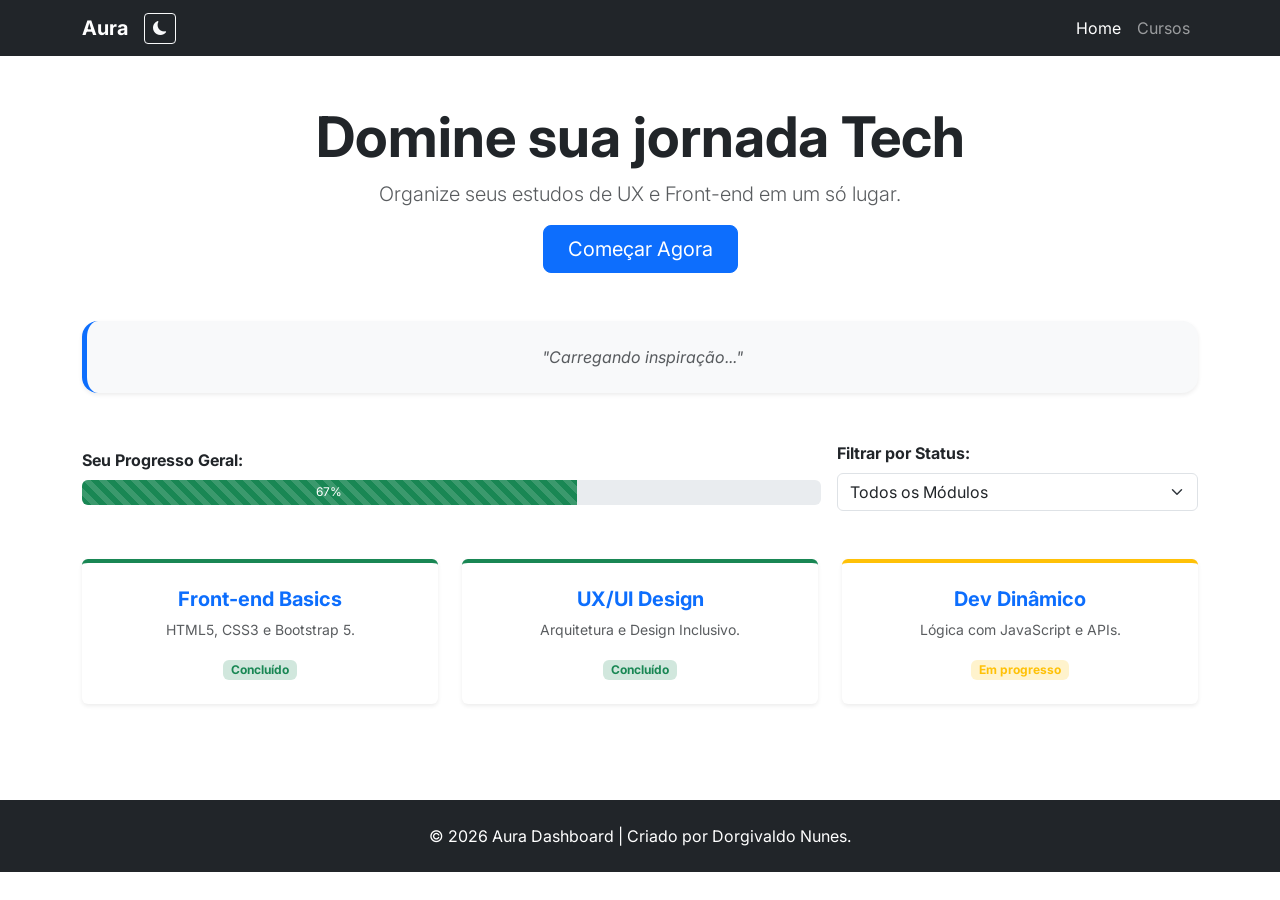
<file: index.html>
<!DOCTYPE html>
<html lang="pt-br">
<head>
    <meta charset="UTF-8">
    <meta name="viewport" content="width=device-width, initial-scale=1.0">
    <title>Aura | Minha Dashboard de Estudos</title>
    <link href="https://cdn.jsdelivr.net/npm/bootstrap@5.3.0/dist/css/bootstrap.min.css" rel="stylesheet">
    <link href="https://fonts.googleapis.com/css2?family=Inter:wght@400;700&display=swap" rel="stylesheet">
    <link rel="stylesheet" href="https://cdn.jsdelivr.net/npm/bootstrap-icons@1.11.1/font/bootstrap-icons.css">
    <link rel="stylesheet" href="assets/css/style.css">
</head>
<body>
    <nav class="navbar navbar-expand-lg navbar-dark bg-dark">
        <div class="container">
            <a class="navbar-brand fw-bold" href="#">Aura</a>
            <div class="ms-auto d-flex align-items-center">
                <button id="dark-mode-toggle" class="btn btn-outline-light btn-sm me-3" aria-label="Alternar modo escuro">
                    <i class="bi bi-moon-fill"></i>
                </button>
                <button class="navbar-toggler" type="button" data-bs-toggle="collapse" data-bs-target="#navbarNav">
                    <span class="navbar-toggler-icon"></span>
                </button>
            </div>
            <div class="collapse navbar-collapse" id="navbarNav">
                <ul class="navbar-nav ms-auto">
                    <li class="nav-item"><a class="nav-link active" href="#">Home</a></li>
                    <li class="nav-item"><a class="nav-link" href="#">Cursos</a></li>
                </ul>
            </div>
        </div>
    </nav>

    <main class="py-5">
        <section class="container text-center mb-5">
            <h1 class="display-4 fw-bold">Domine sua jornada Tech</h1>
            <p class="lead text-muted">Organize seus estudos de UX e Front-end em um só lugar.</p>
            <button id="btnComeçar" class="btn btn-primary btn-lg px-4" data-bs-toggle="modal" data-bs-target="#modalNome">Começar Agora</button>
        </section>

        <section class="container mb-5">
            <div class="p-4 bg-light rounded-4 border-start border-primary border-5 shadow-sm text-center">
                <p id="frase-api" class="fst-italic text-muted mb-0">"Carregando inspiração..."</p>
            </div>
        </section>

        <section class="container mb-5">
            <div class="row g-3 align-items-center">
                <div class="col-md-8">
                    <label class="fw-bold mb-2">Seu Progresso Geral:</label>
                    <div class="progress" style="height: 25px;">
                        <div id="barra-progresso" class="progress-bar progress-bar-striped progress-bar-animated bg-success" role="progressbar" style="width: 0%">0%</div>
                    </div>
                </div>
                <div class="col-md-4">
                    <label class="fw-bold mb-2">Filtrar por Status:</label>
                    <select id="filtro-status" class="form-select">
                        <option value="todos">Todos os Módulos</option>
                        <option value="Concluído">Concluídos</option>
                        <option value="Em progresso">Em progresso</option>
                    </select>
                </div>
            </div>
        </section>

        <section class="container">
            <div id="container-cards" class="row g-4"></div>
        </section>
    </main>

    <footer class="bg-dark text-white text-center py-4 mt-5">
        <div class="container">
            <p class="mb-0">&copy; 2026 Aura Dashboard | Criado por Dorgivaldo Nunes.</p>
        </div>
    </footer>
    <div class="modal fade" id="modalNome" tabindex="-1" aria-labelledby="modalNomeLabel" aria-hidden="true">
    <div class="modal-dialog modal-dialog-centered">
        <div class="modal-content">
            <div class="modal-header">
                <h5 class="modal-title fw-bold" id="modalNomeLabel">Bem-vindo ao Aura!</h5>
                <button type="button" class="btn-close" data-bs-dismiss="modal" aria-label="Close"></button>
            </div>
            <div class="modal-body">
                <p>Para personalizar sua experiência, como podemos te chamar?</p>
                <input type="text" id="inputNomeUsuario" class="form-control form-control-lg" placeholder="Digite seu nome...">
            </div>
            <div class="modal-footer">
                <button type="button" class="btn btn-secondary" data-bs-dismiss="modal">Pular</button>
                <button type="button" id="btnSalvarNome" class="btn btn-primary px-4">Salvar e Iniciar</button>
            </div>
        </div>
    </div>
</div>
    <script src="https://cdn.jsdelivr.net/npm/bootstrap@5.3.0/dist/js/bootstrap.bundle.min.js"></script>
    <script src="assets/js/main.js"></script>
</body>
</html>
</file>
<file: assets/css/style.css>
:root {
    --primary-color: #6366f1;
    --transition-speed: 0.3s;
}

body {
    font-family: 'Inter', sans-serif;
    transition: background-color var(--transition-speed), color var(--transition-speed);
}

/* Regras Dark Mode */
body.dark-mode {
    background-color: #0f172a;
    color: #f8fafc;
}

body.dark-mode .card {
    background-color: #1e293b;
    color: #f8fafc;
    border: 1px solid #334155;
}

body.dark-mode .bg-light {
    background-color: #1e293b !important;
}

body.dark-mode .text-muted {
    color: #94a3b8 !important;
}

body.dark-mode .form-select {
    background-color: #1e293b;
    color: white;
    border-color: #334155;
}

/* Acessibilidade - Foco */
a:focus, button:focus {
    outline: 3px solid var(--primary-color);
    outline-offset: 2px;
}

/* Ajustes para o Modal no Modo Escuro */
body.dark-mode .modal-content {
    background-color: #1e1e1e; /* Fundo escuro para o modal */
    color: #ffffff;            /* Texto branco para o corpo e títulos */
    border: 1px solid #333;
}

body.dark-mode .modal-header, 
body.dark-mode .modal-footer {
    border-color: #333;        /* Cor das linhas divisórias */
}

body.dark-mode .modal-header .btn-close {
    filter: invert(1) grayscale(100%) brightness(200%); /* Deixa o 'X' de fechar branco */
}

body.dark-mode .modal-body p,
body.dark-mode .modal-title {
    color: #ffffff !important; /* Garante que o texto fique legível */
}

/* Ajuste do campo de input para não ficar com fundo branco brilhante */
body.dark-mode .modal-body .form-control {
    background-color: #2b2b2b;
    border-color: #444;
    color: #fff;
}

body.dark-mode .modal-body .form-control::placeholder {
    color: #aaa;
}
</file>
